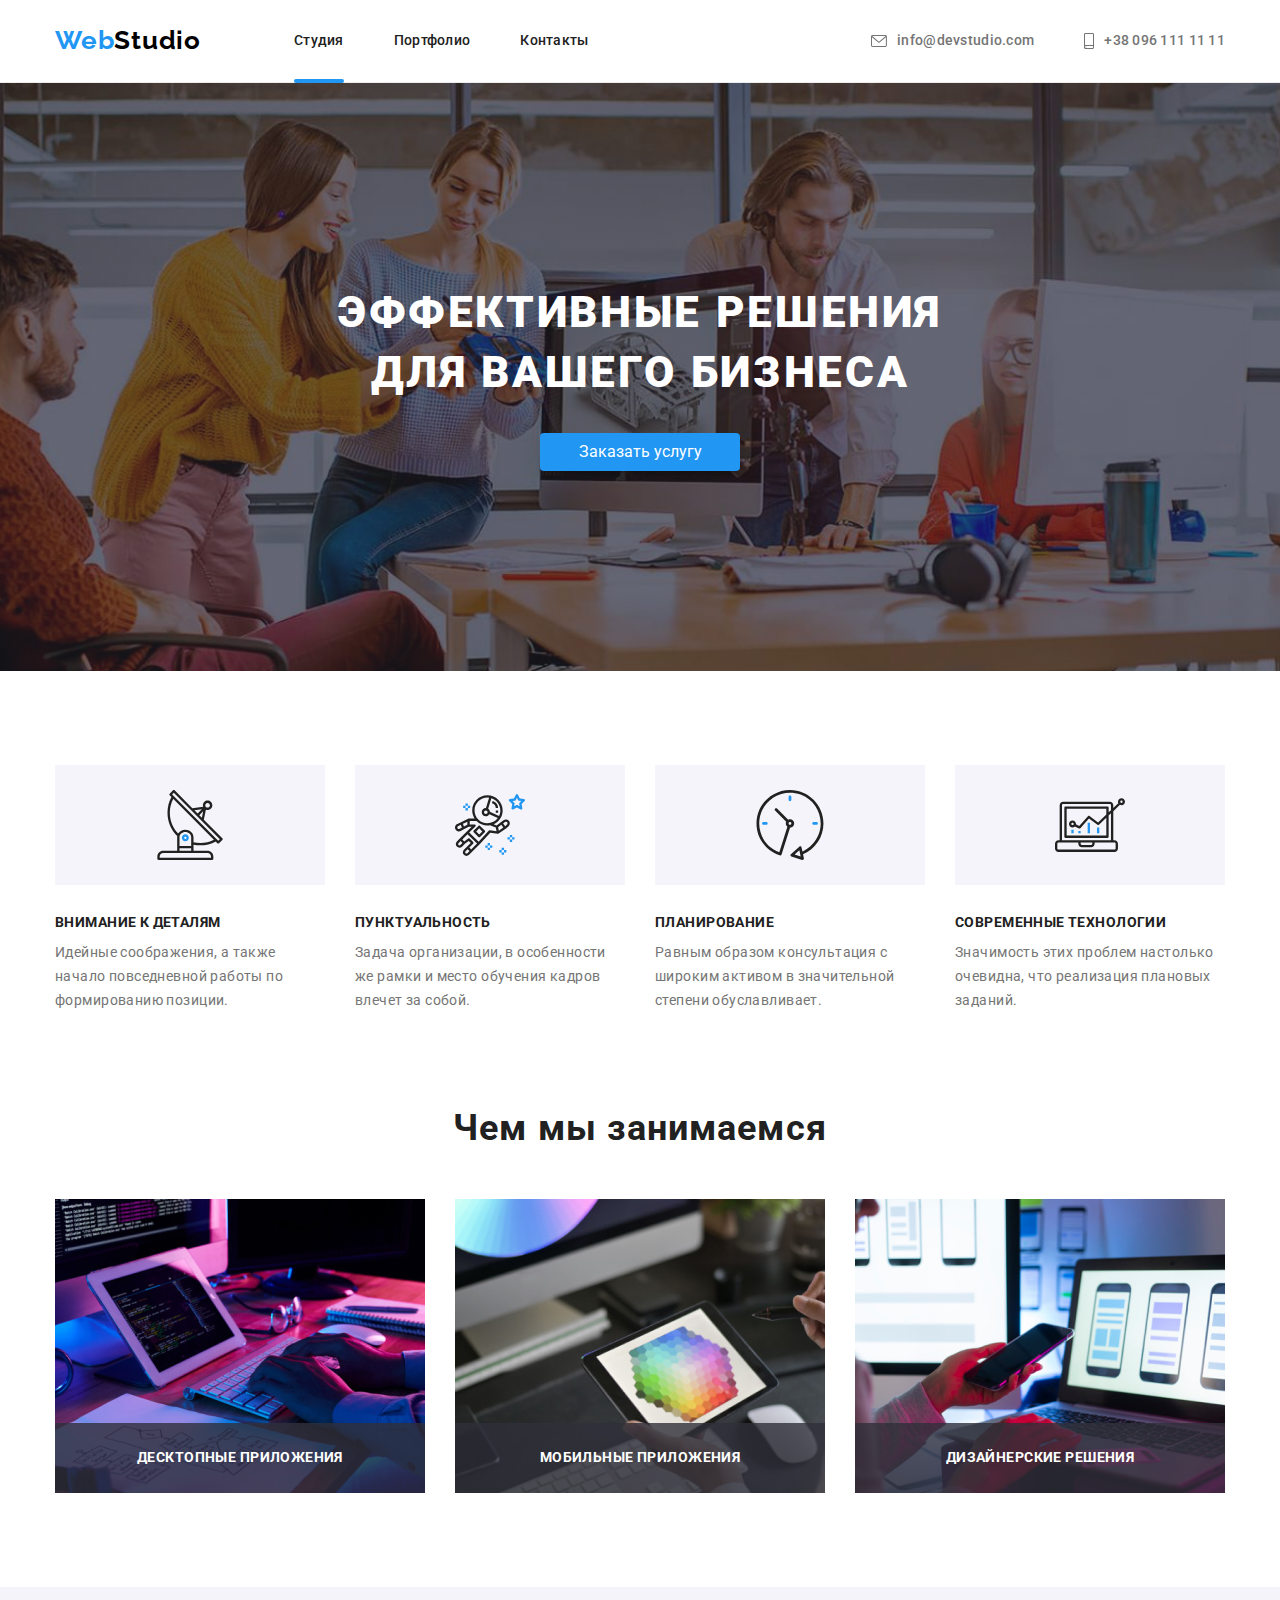
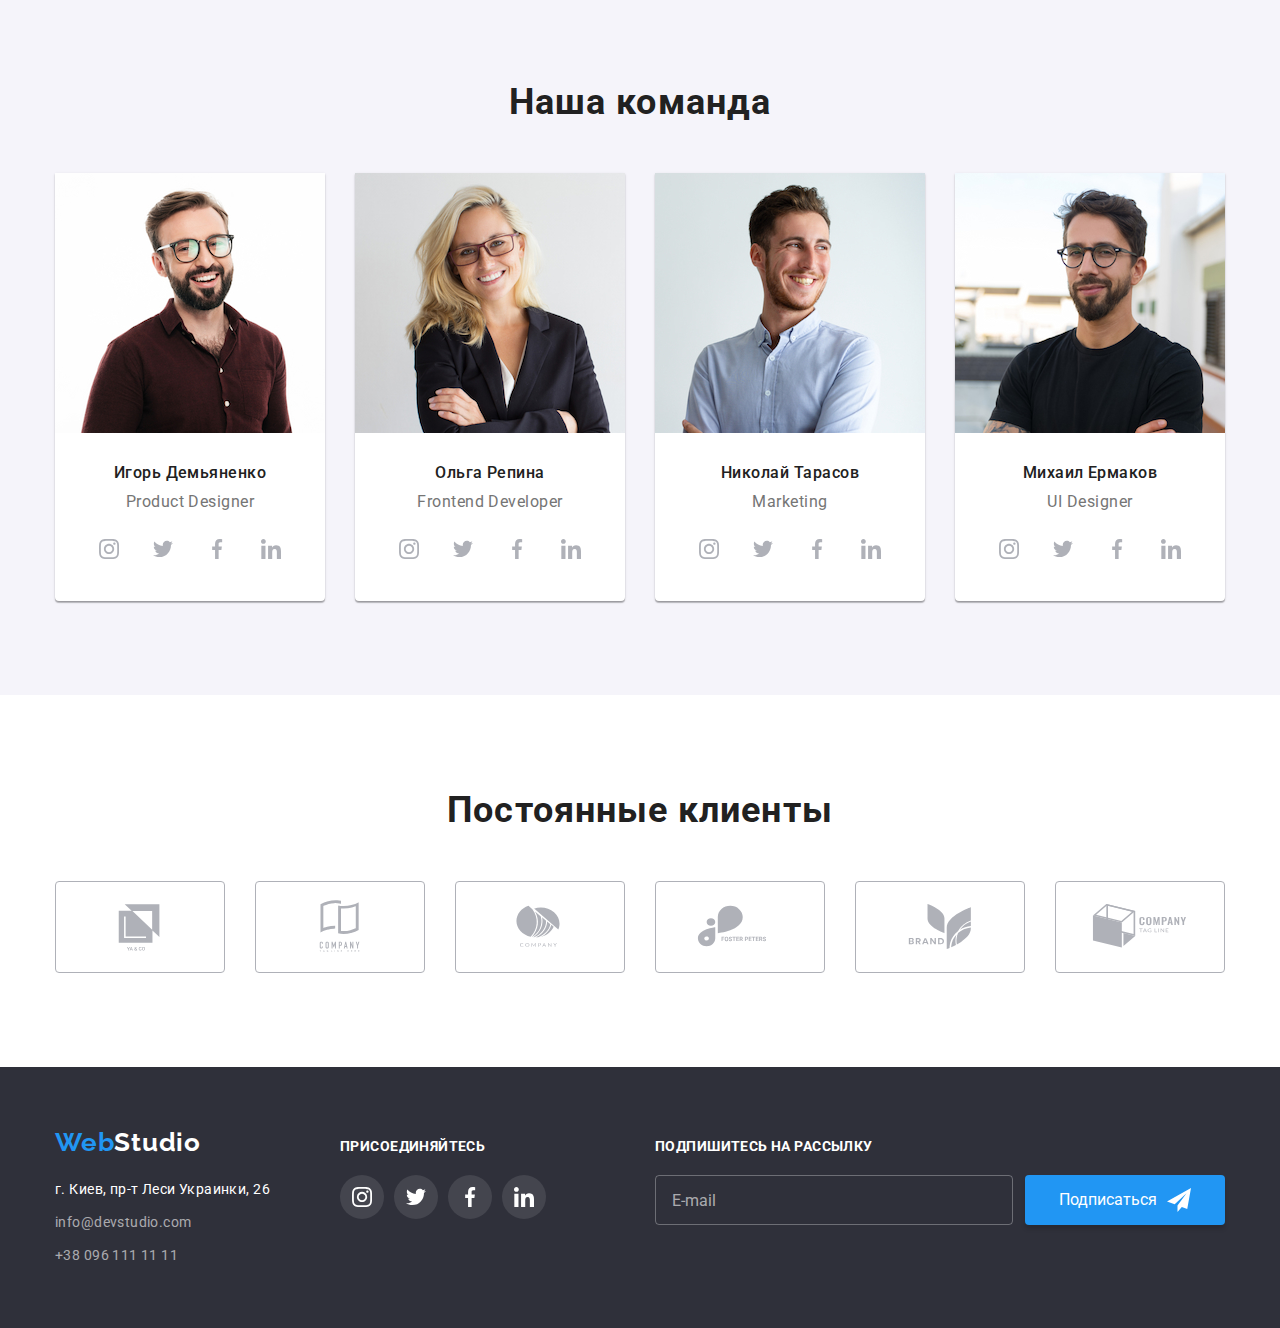
<file: index.html>
<!DOCTYPE html>
<html lang="ru">
<head>
    <meta charset="UTF-8">
    <meta http-equiv="X-UA-Compatible" content="IE=edge">
    <meta name="viewport" content="width=device-width, initial-scale=1.0">
    <title>html-css-homework2</title>
    <link rel="preconnect" href="https://fonts.googleapis.com">
    <link rel="preconnect" href="https://fonts.gstatic.com" crossorigin>
    <link href="https://fonts.googleapis.com/css2?family=Raleway:wght@700&family=Roboto:wght@400;500;700;900&display=swap"
        rel="stylesheet">
    <link rel="stylesheet" href="https://cdnjs.cloudflare.com/ajax/libs/modern-normalize/1.1.0/modern-normalize.css"
         integrity="sha512-Y0MM+V6ymRKN2zStTqzQ227DWhhp4Mzdo6gnlRnuaNCbc+YN/ZH0sBCLTM4M0oSy9c9VKiCvd4Jk44aCLrNS5Q=="
         crossorigin="anonymous" referrerpolicy="no-referrer" />
    <link rel="stylesheet" href="./css/styles.css">
</head>
<body>
    <header class="header">
        <div class="container header-container">
                <a class="link header-logo" href="#">Web<span class="header-logo-color">Studio</span></a>
                <nav class="header-navigation">
                    <ul class="header-list">
                        <li class="header-item">
                            <a class="link header-link pagemark" href="./index.html">Студия</a>
                        </li>
                        <li class="header-item">
                            <a class="link header-link" href="./portfolio.html">Портфолио</a>
                        </li>
                        <li class="header-item">
                            <a class="link header-link" href="#">Контакты</a>
                        </li>
                    </ul>
                </nav>
            <ul class="address">
                <li class="address-item">
                    <a class="link address-mail" href="mailto:info@devstudio.com">
                        <svg class="address-mail-icon" width="16" height="12">
                            <use href="./images/icons.svg#icon-envelope"></use>
                        </svg>
                        info@devstudio.com
                    </a>
                </li>
                <li class="address-item">
                    <a class="link address-tel" href="tel:+380961111111">
                    <svg class="address-tel-icon" width="10" height="16">
                        <use href="./images/icons.svg#icon-smartphone"></use>
                    </svg>
                    +38 096 111 11 11
                </a>
                </li>
            </ul>
        </div>
    </header>
    <main>
        <section class="hero">
            <div class="container">
                <h1 class="hero-title">Эффективные решения для вашего бизнеса</h1>
                <button class="hero-button button" type="button" data-modal-open>Заказать услугу</button>
            </div>
        </section>
        <section class="section">
            <div class="container">
                <h2 class="title visually-hidden">Наши преимущества</h2>
                <ul class="benefits-list">
                    <li class="benefits-item">
                        <div class="benefits-img">
                            <svg class="benefits-icon" width="70" height="70">
                                <use href="./images/icons.svg#icon-antenna"></use>
                            </svg>
                        </div>
                        <h3 class="benefits-list-title">Внимание к деталям</h3>
                        <p class="benefits-text">
                            Идейные соображения, а также начало повседневной работы по формированию позиции.
                        </p>
                    </li>
                    <li class="benefits-item">
                        <div class="benefits-img">
                            <svg class="benefits-icon" width="70" height="70">
                                <use href="./images/icons.svg#icon-astronaut"></use>
                            </svg>
                        </div>
                        <h3 class="benefits-list-title">Пунктуальность</h3>
                        <p class="benefits-text">
                            Задача организации, в особенности же рамки и место обучения кадров влечет за собой.
                        </p>
                    </li>
                    <li class="benefits-item">
                        <div class="benefits-img">
                            <svg class="benefits-icon" width="70" height="70">
                                <use href="./images/icons.svg#icon-clock"></use>
                            </svg>
                        </div>
                        <h3 class="benefits-list-title">Планирование</h3>
                        <p class="benefits-text">
                            Равным образом консультация с широким активом в значительной степени обуславливает.
                        </p>
                    </li>
                    <li class="benefits-item">
                        <div class="benefits-img">
                            <svg class="benefits-icon" width="70" height="70">
                                <use href="./images/icons.svg#icon-diagram"></use>
                            </svg>
                        </div>
                        <h3 class="benefits-list-title">Современные технологии</h3>
                        <p class="benefits-text">
                            Значимость этих проблем настолько очевидна, что реализация плановых заданий.
                        </p>
                    </li>
                </ul>
            </div>
        </section>
        <section class="section business-section">
            <div class="container">
                <h2 class="title business-title">Чем мы занимаемся</h2>
                <ul class="business-list">
                    <li class="business-item">
                        <div class="business-thumb">
                            <img src="./images/img1.jpg" alt="Фото человек работает за компьютером" width="370" height="294">
                        </div>
                        <div class="business-block">
                            <p class="business-text">Десктопные приложения</p>
                        </div>
                    </li>
                    <li class="business-item">
                        <div class="business-thumb">
                            <img src="./images/img2.jpg" alt="Фото человек смотрит в телефон" width="370" height="294">
                        </div>
                        <div class="business-block">
                            <p class="business-text">Мобильные приложения</p>
                        </div>
                    </li>
                    <li class="business-item">
                        <div class="business-thumb">
                            <img src="./images/img3.jpg" alt="Фото человек смотрит в планшет" width="370" height="294">
                        </div>
                        <div class="business-block">
                            <p class="business-text">Дизайнерские решения</p>
                        </div>
                    </li>
                </ul>
            </div>
        </section>
        <section class="section team">
            <div class="container">
                <h2 class="team team-title">Наша команда</h2>
                <ul class="team-list">
                    <li class="team-item">
                        <img src="./images/photo1.jpg" alt="Product Designer" width="270" height="280">
                        <div class="team-team">
                            <h3 class="team-list-title">Игорь Демьяненко</h3>
                            <p class="team-text" lang="en">Product Designer</p>
                            <ul class="team-social-list">
                                <li class="team-social-item">
                                    <a class="team-social-link" href="">
                                        <svg class="team-social-icon" width="20" height="20">
                                            <use href="./images/icons.svg#icon-instagram"></use>
                                        </svg>
                                    </a>
                                </li>
                                <li class="team-social-item">
                                    <a class="team-social-link" href="">
                                        <svg class="team-social-icon" width="20" height="20">
                                            <use href="./images/icons.svg#icon-twitter"></use>
                                        </svg>
                                    </a>
                                </li>
                                <li class="team-social-item">
                                    <a class="team-social-link" href="">
                                        <svg class="team-social-icon" width="20" height="20">
                                            <use href="./images/icons.svg#icon-facebook"></use>
                                        </svg>
                                    </a>
                                </li>
                                <li class="team-social-item">
                                    <a class="team-social-link" href="">
                                        <svg class="team-social-icon" width="20" height="20">
                                            <use href="./images/icons.svg#icon-linkedin"></use>
                                        </svg>
                                    </a>
                                </li>
                            </ul>
                        </div>
                    </li>
                    <li class="team-item">
                        <img src="./images/photo2.jpg" alt="Frontend Developer" width="270" height="280">
                        <div class="team-team">
                            <h3 class="team-list-title">Ольга Репина</h3>
                            <p class="team-text" lang="en">Frontend Developer</p>
                            <ul class="team-social-list">
                                <li class="team-social-item">
                                    <a class="team-social-link" href="">
                                        <svg class="team-social-icon" width="20" height="20">
                                            <use href="./images/icons.svg#icon-instagram"></use>
                                        </svg>
                                    </a>
                                </li>
                                <li class="team-social-item">
                                    <a class="team-social-link" href="">
                                        <svg class="team-social-icon" width="20" height="20">
                                            <use href="./images/icons.svg#icon-twitter"></use>
                                        </svg>
                                    </a>
                                </li>
                                <li class="team-social-item">
                                    <a class="team-social-link" href="">
                                        <svg class="team-social-icon" width="20" height="20">
                                            <use href="./images/icons.svg#icon-facebook"></use>
                                        </svg>
                                    </a>
                                </li>
                                <li class="team-social-item">
                                    <a class="team-social-link" href="">
                                        <svg class="team-social-icon" width="20" height="20">
                                            <use href="./images/icons.svg#icon-linkedin"></use>
                                        </svg>
                                    </a>
                                </li>
                            </ul>
                        </div>
                    </li>
                    <li class="team-item">
                        <img src="./images/photo3.jpg" alt="Marketing" width="270" height="280">
                        <div class="team-team">
                            <h3 class="team-list-title">Николай Тарасов</h3>
                            <p class="team-text" lang="en">Marketing</p>
                            <ul class="team-social-list">
                                <li class="team-social-item">
                                    <a class="team-social-link" href="">
                                        <svg class="team-social-icon" width="20" height="20">
                                            <use href="./images/icons.svg#icon-instagram"></use>
                                        </svg>
                                    </a>
                                </li>
                                <li class="team-social-item">
                                    <a class="team-social-link" href="">
                                        <svg class="team-social-icon" width="20" height="20">
                                            <use href="./images/icons.svg#icon-twitter"></use>
                                        </svg>
                                    </a>
                                </li>
                                <li class="team-social-item">
                                    <a class="team-social-link" href="">
                                        <svg class="team-social-icon" width="20" height="20">
                                            <use href="./images/icons.svg#icon-facebook"></use>
                                        </svg>
                                    </a>
                                </li>
                                <li class="team-social-item">
                                    <a class="team-social-link" href="">
                                        <svg class="team-social-icon" width="20" height="20">
                                            <use href="./images/icons.svg#icon-linkedin"></use>
                                        </svg>
                                    </a>
                                </li>
                            </ul>
                        </div>
                    </li>
                    <li class="team-item">
                        <img src="./images/photo4.jpg" alt="UI Designer" width="270" height="280">
                        <div class="team-team">
                            <h3 class="team-list-title">Михаил Ермаков</h3>
                            <p class="team-text" lang="en">UI Designer</p>
                            <ul class="team-social-list">
                                <li class="team-social-item">
                                    <a class="team-social-link" href="">
                                        <svg class="team-social-icon" width="20" height="20">
                                            <use href="./images/icons.svg#icon-instagram"></use>
                                        </svg>
                                    </a>
                                </li>
                                <li class="team-social-item">
                                    <a class="team-social-link" href="">
                                        <svg class="team-social-icon" width="20" height="20">
                                            <use href="./images/icons.svg#icon-twitter"></use>
                                        </svg>
                                    </a>
                                </li>
                                <li class="team-social-item">
                                    <a class="team-social-link" href="">
                                        <svg class="team-social-icon" width="20" height="20">
                                            <use href="./images/icons.svg#icon-facebook"></use>
                                        </svg>
                                    </a>
                                </li>
                                <li class="team-social-item">
                                    <a class="team-social-link" href="">
                                        <svg class="team-social-icon" width="20" height="20">
                                            <use href="./images/icons.svg#icon-linkedin"></use>
                                        </svg>
                                    </a>
                                </li>
                            </ul>
                        </div>
                    </li>
                </ul>
            </div>
        </section>
        <section class="section">
            <div class="container">
                <h2 class="title clients-title">Постоянные клиенты</h2>
                <ul class="clients-list">
                    <li class="clients-item">
                        <a href="" class="clients-link">
                            <svg class="clients-icon" width="106" height="60">
                                <use href="./images/icons.svg#icon-Logo-1"></use>
                            </svg>
                        </a>
                    </li>
                <li class="clients-item">
                    <a href="" class="clients-link">
                        <svg class="clients-icon" width="106" height="60">
                            <use href="./images/icons.svg#icon-Logo-2"></use>
                        </svg>
                    </a>
                </li>
                <li class="clients-item">
                    <a href="" class="clients-link">
                        <svg class="clients-icon" width="106" height="60">
                            <use href="./images/icons.svg#icon-Logo-3"></use>
                        </svg>
                    </a>
                </li>
                <li class="clients-item">
                    <a href="" class="clients-link">
                        <svg class="clients-icon" width="106" height="60">
                            <use href="./images/icons.svg#icon-Logo-4"></use>
                        </svg>
                    </a>
                </li>
                <li class="clients-item">
                    <a href="" class="clients-link">
                        <svg class="clients-icon" width="106" height="60">
                            <use href="./images/icons.svg#icon-Logo-5"></use>
                        </svg>
                    </a>
                </li>
                <li class="clients-item">
                    <a href="" class="clients-link">
                        <svg class="clients-icon" width="106" height="60">
                            <use href="./images/icons.svg#icon-Logo-6"></use>
                        </svg>
                    </a>
                </li>
                </ul>
            </div>
        </section>
    </main>
    <footer class="footer">
        <div class="container footer-conteiner">
            <div class="footer-left">
            <a class="link footer-logo" href="#">Web<span class="footer-logo-color">Studio</span></a>
            <address>
                <ul class="footer-list">
                    <li class="footer-item">
                        <a class="link footer-link" href="https://goo.gl/maps/NmV2bP52EN1xxGEw7" rel="noopener noreferrer">
                            г. Киев, пр-т Леси Украинки, 26
                        </a>
                    </li>
                    <li class="footer-item">
                        <a class="link footer-mail" href="mailto:info@devstudio.com">info@devstudio.com</a>
                    </li>
                    <li>
                        <a class="link footer-tel" href="tel:+380961111111">+38 096 111 11 11</a>
                    </li>
                </ul>
            </address>
            </div>
            <div class="footer-social">
                <h2 class="footer-title">присоединяйтесь</h2>
                            <ul class="footer-social-list">
                                <li class="footer-social-item">
                                    <a class="footer-social-link" href="">
                                        <svg class="footer-social-icon" width="20" height="20">
                                            <use href="./images/icons.svg#icon-instagram"></use>
                                        </svg>
                                    </a>
                                </li>
                                <li class="footer-social-item">
                                    <a class="footer-social-link" href="">
                                        <svg class="footer-social-icon" width="20" height="20">
                                            <use href="./images/icons.svg#icon-twitter"></use>
                                        </svg>
                                    </a>
                                </li>
                                <li class="footer-social-item">
                                    <a class="footer-social-link" href="">
                                        <svg class="footer-social-icon" width="20" height="20">
                                            <use href="./images/icons.svg#icon-facebook"></use>
                                        </svg>
                                    </a>
                                </li>
                                <li class="footer-social-item">
                                    <a class="footer-social-link" href="">
                                        <svg class="footer-social-icon" width="20" height="20">
                                            <use href="./images/icons.svg#icon-linkedin"></use>
                                        </svg>
                                    </a>
                                </li>
                            </ul>
            </div>
            <div class="footer-form">
                <form action="" class="footer-signup">
                    <h2 class="footer-title">Подпишитесь на рассылку</h2>
                    <div class="footer-form-signup">
                        <input
                        type="email"
                        class="form-footer-mail"
                        placeholder="E-mail"
                        name="mail"
                        required
                        >
                        <button type="submit" class="footer-form-button">
                            Подписаться
                            <svg class="footer-button-icon" width="24" height="24">
                                <use href="./images/icons.svg#icon-signup-btn"></use>
                            </svg>
                        </button>
                    </div>
                </form>
            </div>
        </div>
    </footer>
    <div class="backdrop is-hidden" data-modal>
        <div class="modal">
            <!-- <div class="modal-close"> -->
            <button type="button" class="modal-close" data-modal-close>
                <svg class="modal-close-icon" width="11" height="11">
                    <use href="./images/icons.svg#icon-modal-close"></use>
                </svg>
            </button>
            <!-- </div> -->
            <p class="modal-title">Оставьте свои данные, мы вам перезвоним</p>
            <form action="">
                <label class="form-input-text">
                        Имя
                    <span class="input-wrap">
                        <input
                            type="text"
                            name="user-name"
                            class="modal-form-text"
                        >
                        <svg class="input-icon" width="18" height="18">
                            <use href="./images/icons.svg#icon-name">
                            </use>
                        </svg>
                    </span>
                </label>
                <label class="form-input-text">
                        Телефон
                    <span class="input-wrap">
                        <input
                        type="text"
                        name="user-name"
                        class="modal-form-text">
                        <svg class="input-icon" width="18" height="18">
                            <use href="./images/icons.svg#icon-tel">
                            </use>
                        </svg>
                    </span>
                </label>
                <label class="form-input-text">
                        Почта
                    <span class="input-wrap">
                        <input
                        type="text"
                        name="user-name"
                        class="modal-form-text">
                        <svg class="input-icon" width="18" height="18">
                            <use href="./images/icons.svg#icon-mail">
                            </use>
                        </svg>
                    </span>
                </label>
                <label class="form-input-text">
                        Комментарий
                    <textarea
                        name="user-text"
                        class="user-text"
                        placeholder="Введите текст"
                    ></textarea>
                </label>
                <label class="policy">
                    <input
                    type="checkbox"
                    name="checkbox"
                    class="modal-checkbox-text visually-hidden"
                    required
                    >
                    <span class="check-mark">
                        <svg class="check-icon" width="16" height="15">
                            <use href="./images/icons.svg#icon-check">
                            </use>
                        </svg>
                    </span>
                    <span class="policy-text">
                        Соглашаюсь с рассылкой и принимаю&nbsp
                    </span>
                    <a href="" class="modal-checkbox-link">
                        Условия договора
                    </a>
                </label>
                <button type="submit" class="modal-form-submit">
                    Отправить
                </button>
            </form>
        </div>
    </div>
    <script src="./js/modal.js"></script>
</body>
</html>
</file>
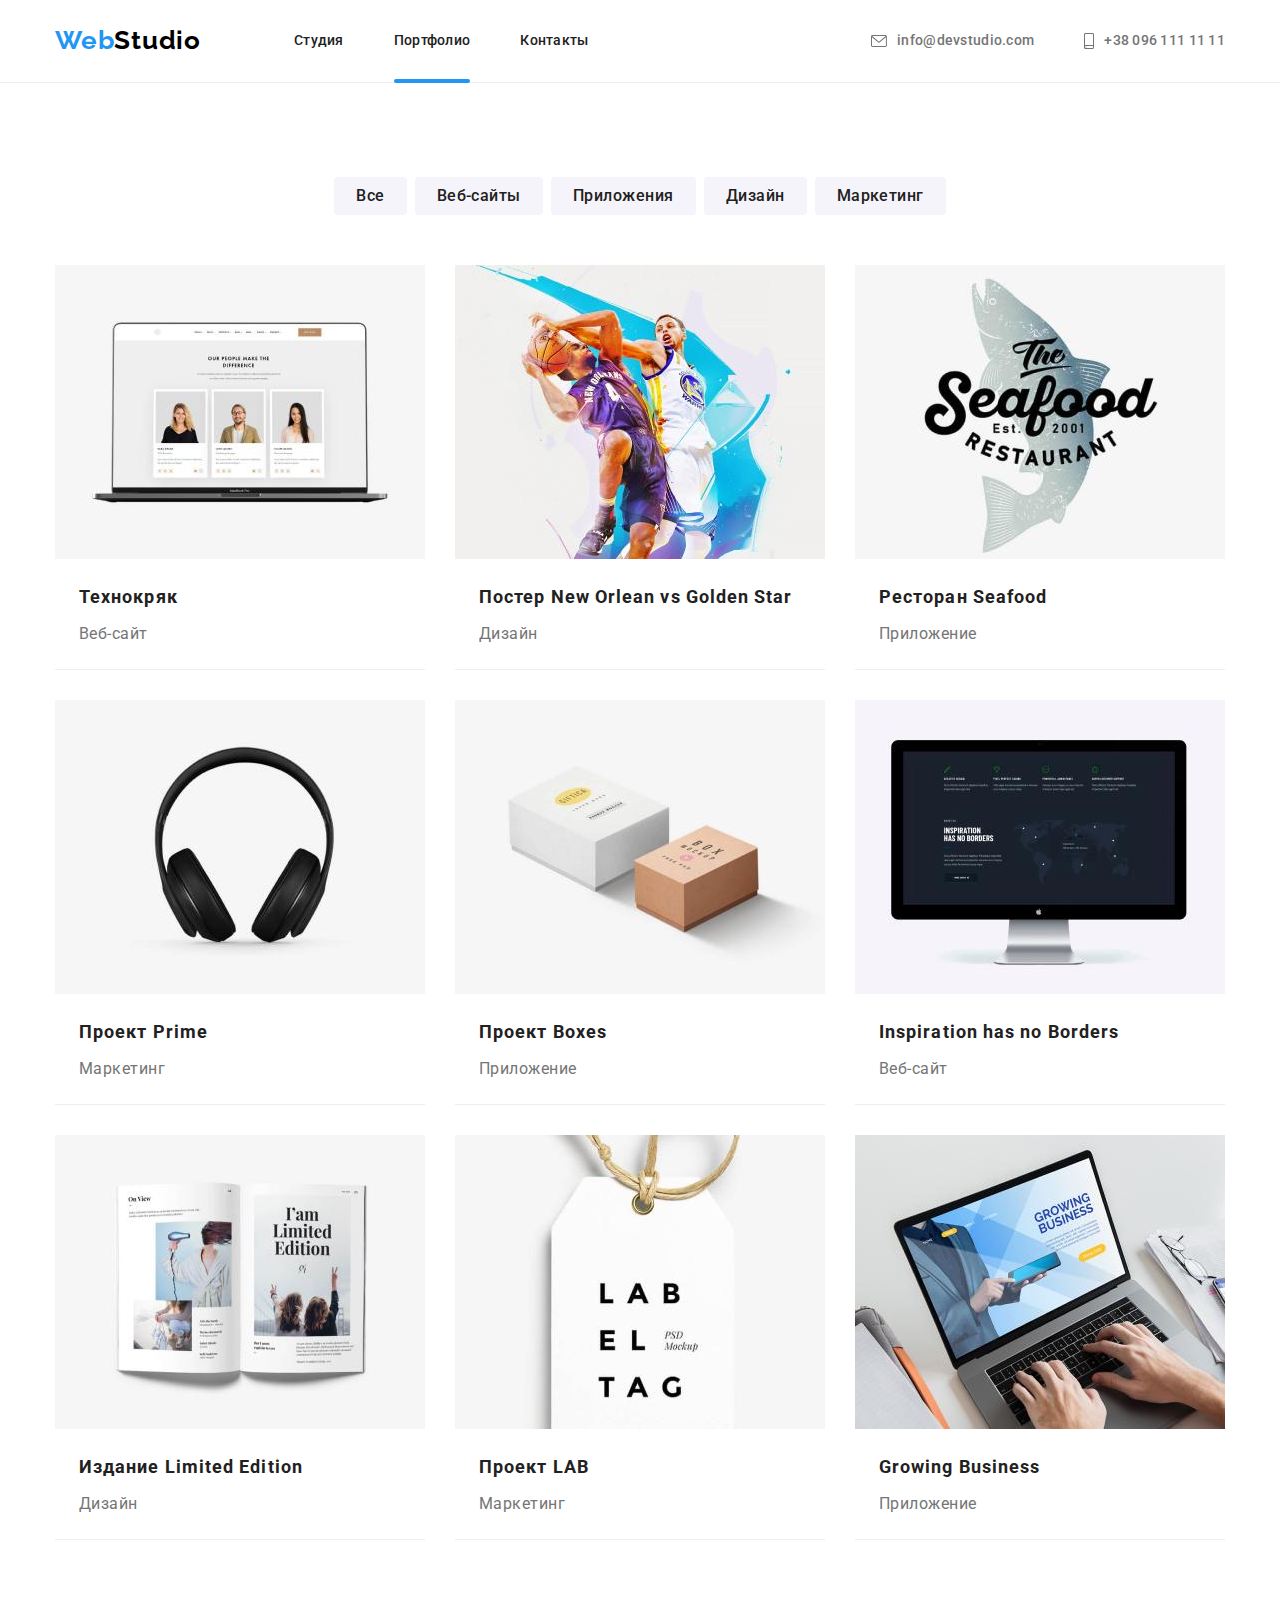
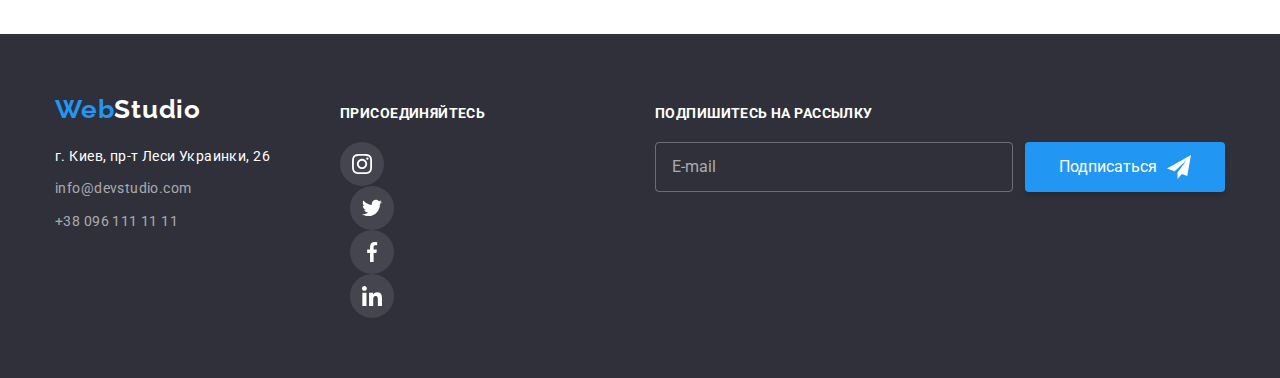
<file: portfolio.html>
<!DOCTYPE html>
<html lang="ru">

<head>
    <meta charset="UTF-8">
    <meta http-equiv="X-UA-Compatible" content="IE=edge">
    <meta name="viewport" content="width=device-width, initial-scale=1.0">
    <title>html-css-homework2</title>
    <link rel="preconnect" href="https://fonts.googleapis.com">
    <link rel="preconnect" href="https://fonts.gstatic.com" crossorigin>
    <link
        href="https://fonts.googleapis.com/css2?family=Raleway:wght@700&family=Roboto:wght@400;500;700;900&display=swap"
        rel="stylesheet">
    <link rel="stylesheet" href="https://cdnjs.cloudflare.com/ajax/libs/modern-normalize/1.1.0/modern-normalize.css"
        integrity="sha512-Y0MM+V6ymRKN2zStTqzQ227DWhhp4Mzdo6gnlRnuaNCbc+YN/ZH0sBCLTM4M0oSy9c9VKiCvd4Jk44aCLrNS5Q=="
        crossorigin="anonymous" referrerpolicy="no-referrer" />
    <link rel="stylesheet" href="./css/styles.css">
</head>

<body>
    <header class="header">
        <div class="container header-container">
            <a class="link header-logo" href="#">Web<span class="header-logo-color">Studio</span></a>
            <nav class="header-navigation">
                <ul class="header-list">
                    <li class="header-item">
                        <a class="link header-link" href="./index.html">Студия</a>
                    </li>
                    <li class="header-item">
                        <a class="link header-link pagemark" href="./portfolio.html">Портфолио</a>
                    </li>
                    <li class="header-item">
                        <a class="link header-link" href="#">Контакты</a>
                    </li>
                </ul>
            </nav>
            <ul class="address">
                <li class="address-item">
                    <a class="link address-mail" href="mailto:info@devstudio.com">
                        <svg class="address-mail-icon" width="16" height="12">
                            <use href="./images/icons.svg#icon-envelope"></use>
                        </svg>
                        info@devstudio.com
                    </a>
                </li>
                <li class="address-item">
                    <a class="link address-tel" href="tel:+380961111111">
                        <svg class="address-tel-icon" width="10" height="16">
                            <use href="./images/icons.svg#icon-smartphone"></use>
                        </svg>
                        +38 096 111 11 11
                    </a>
                </li>
            </ul>
        </div>
    </header>
    <main>
        <section class="section">
            <div class="container">
                <h1 class="portfolio-hidden-title visually-hidden">Портфолио</h1>
                <ul class="list filter-list">
                    <li class="filter-item">
                        <button class="filter-button button" type="button">Все</button>
                    </li>
                    <li class="filter-item">
                        <button class="filter-button button" type="button">Веб-сайты</button>
                    </li>
                    <li class="filter-item">
                        <button class="filter-button button" type="button">Приложения</button>
                    </li>
                    <li class="filter-item">
                        <button class="filter-button button" type="button">Дизайн</button>
                    </li>
                    <li class="filter-item">
                        <button class="filter-button button" type="button">Маркетинг</button>
                    </li>
                </ul>
                <ul class="list portfolio-list">
                    <li class="portfolio-item">
                        <a class="link portfolio-link" href="#">
                            <div class="portfolio-item-wrap">
                                <img src="./images/portfolio/portfolio-img1.jpg" alt="">
                                <p class="portfolio-overlay-text">
                                    Технокряк это современная площадка распространения коронавируса. Компании используют эту платформу для цифрового
                                    шпионажа и атак на защищённые сервера конкурентов.
                                </p>
                            </div>
                            <div class="portfolio-div">
                                <h2 class="portfolio-title">Технокряк</h2>
                                 <p class="portfolio-text">Веб-сайт</p>
                            </div>
                        </a>
                    </li>
                    <li class="portfolio-item">
                        <a class="link portfolio-link" href="#">
                            <div class="portfolio-item-wrap">
                                <img src="./images/portfolio/portfolio-img2.jpg" alt="">
                                <p class="portfolio-overlay-text">
                                    Технокряк это современная площадка распространения коронавируса. Компании используют эту платформу для
                                    цифрового
                                    шпионажа и атак на защищённые сервера конкурентов.
                                </p>
                            </div>
                            <div class="portfolio-div">
                                <h2 class="portfolio-title">Постер New Orlean vs Golden Star</h2>
                                <p class="portfolio-text">Дизайн</p>
                            </div>
                        </a>
                    </li>
                    <li class="portfolio-item">
                        <a class="link portfolio-link" href="#">
                            <div class="portfolio-item-wrap">
                                <img src="./images/portfolio/portfolio-img3.jpg" alt="">
                                <p class="portfolio-overlay-text">
                                    Технокряк это современная площадка распространения коронавируса. Компании используют эту платформу для
                                    цифрового
                                    шпионажа и атак на защищённые сервера конкурентов.
                                </p>
                            </div>
                            <div class="portfolio-div">
                                <h2 class="portfolio-title">Ресторан Seafood</h2>
                                <p class="portfolio-text">Приложение</p>
                            </div>
                        </a>
                    </li>
                    <li class="portfolio-item">
                        <a class="link portfolio-link" href="#">
                            <div class="portfolio-item-wrap">
                                <img src="./images/portfolio/portfolio-img4.jpg" alt="">
                                <p class="portfolio-overlay-text">
                                    Технокряк это современная площадка распространения коронавируса. Компании используют эту платформу для
                                    цифрового
                                    шпионажа и атак на защищённые сервера конкурентов.
                                </p>
                            </div>
                            <div class="portfolio-div">
                                <h2 class="portfolio-title">Проект Prime</h2>
                                <p class="portfolio-text">Маркетинг</p>
                            </div>
                        </a>
                    </li>
                    <li class="portfolio-item">
                        <a class="link portfolio-link" href="#">
                            <div class="portfolio-item-wrap">
                                <img src="./images/portfolio/portfolio-img5.jpg" alt="">
                                <p class="portfolio-overlay-text">
                                    Технокряк это современная площадка распространения коронавируса. Компании используют эту платформу для
                                    цифрового
                                    шпионажа и атак на защищённые сервера конкурентов.
                                </p>
                            </div>
                            <div class="portfolio-div">
                                <h2 class="portfolio-title">Проект Boxes</h2>
                                <p class="portfolio-text">Приложение</p>
                            </div>
                        </a>
                    </li>
                    <li class="portfolio-item">
                        <a class="link portfolio-link" href="#">
                            <div class="portfolio-item-wrap">
                                <img src="./images/portfolio/portfolio-img6.jpg" alt="">
                                <p class="portfolio-overlay-text">
                                    Технокряк это современная площадка распространения коронавируса. Компании используют эту платформу для
                                    цифрового
                                    шпионажа и атак на защищённые сервера конкурентов.
                                </p>
                            </div>
                            <div class="portfolio-div">
                                <h2 class="portfolio-title">Inspiration has no Borders</h2>
                                <p class="portfolio-text">Веб-сайт</p>
                            </div>
                        </a>
                    </li>
                    <li class="portfolio-item">
                        <a class="link portfolio-link" href="#">
                            <div class="portfolio-item-wrap">
                                <img src="./images/portfolio/portfolio-img7.jpg" alt="">
                                <p class="portfolio-overlay-text">
                                    Технокряк это современная площадка распространения коронавируса. Компании используют эту платформу для
                                    цифрового
                                    шпионажа и атак на защищённые сервера конкурентов.
                                </p>
                            </div>
                            <div class="portfolio-div">
                                <h2 class="portfolio-title">Издание Limited Edition</h2>
                                <p class="portfolio-text">Дизайн</p>
                            </div>
                        </a>
                    </li>
                    <li class="portfolio-item">
                        <a class="link portfolio-link" href="#">
                            <div class="portfolio-item-wrap">
                                <img src="./images/portfolio/portfolio-img8.jpg" alt="">
                                <p class="portfolio-overlay-text">
                                    Технокряк это современная площадка распространения коронавируса. Компании используют эту платформу для
                                    цифрового
                                    шпионажа и атак на защищённые сервера конкурентов.
                                </p>
                            </div>
                            <div class="portfolio-div">
                                <h2 class="portfolio-title">Проект LAB</h2>
                                <p class="portfolio-text">Маркетинг</p>
                            </div>
                        </a>
                    </li>
                    <li class="portfolio-item">
                        <a class="link portfolio-link" href="#">
                            <div class="portfolio-item-wrap">
                                <img src="./images/portfolio/portfolio-img9.jpg" alt="">
                                <p class="portfolio-overlay-text">
                                    Технокряк это современная площадка распространения коронавируса. Компании используют эту платформу для
                                    цифрового
                                    шпионажа и атак на защищённые сервера конкурентов.
                                </p>
                            </div>
                            <div class="portfolio-div">
                                <h2 class="portfolio-title">Growing Business</h2>
                                <p class="portfolio-text">Приложение</p>
                            </div>
                        </a>
                    </li>
                </ul>
            </div>
        </section>
    </main>
    <footer class="footer">
        <div class="container footer-conteiner">
            <div class="footer-left">
                <a class="link footer-logo" href="#">Web<span class="footer-logo-color">Studio</span></a>
                <address>
                    <ul class="footer-list">
                        <li class="footer-item">
                            <a class="link footer-link" href="https://goo.gl/maps/NmV2bP52EN1xxGEw7"
                                rel="noopener noreferrer">
                                г. Киев, пр-т Леси Украинки, 26
                            </a>
                        </li>
                        <li class="footer-item">
                            <a class="link footer-mail" href="mailto:info@devstudio.com">info@devstudio.com</a>
                        </li>
                        <li>
                            <a class="link footer-tel" href="tel:+380961111111">+38 096 111 11 11</a>
                        </li>
                    </ul>
                </address>
            </div>
            <div class="footer-sotial">
                <h2 class="footer-title">присоединяйтесь</h2>
                <ul class="footer-sotial-list">
                    <li class="footer-social-item">
                        <a class="footer-social-link" href="">
                            <svg class="footer-social-icon" width="20" height="20">
                                <use href="./images/icons.svg#icon-instagram"></use>
                            </svg>
                        </a>
                    </li>
                    <li class="footer-social-item">
                        <a class="footer-social-link" href="">
                            <svg class="footer-social-icon" width="20" height="20">
                                <use href="./images/icons.svg#icon-twitter"></use>
                            </svg>
                        </a>
                    </li>
                    <li class="footer-social-item">
                        <a class="footer-social-link" href="">
                            <svg class="footer-social-icon" width="20" height="20">
                                <use href="./images/icons.svg#icon-facebook"></use>
                            </svg>
                        </a>
                    </li>
                    <li class="footer-social-item">
                        <a class="footer-social-link" href="">
                            <svg class="footer-social-icon" width="20" height="20">
                                <use href="./images/icons.svg#icon-linkedin"></use>
                            </svg>
                        </a>
                    </li>
                </ul>
            </div>
            <div class="footer-form">
                <form action="" class="footer-signup">
                    <h2 class="footer-title">Подпишитесь на рассылку</h2>
                    <div class="footer-form-signup">
                        <input
                        type="email"
                        class="form-footer-mail"
                        placeholder="E-mail"
                        name="mail"
                        >
                        <button type="submit" class="footer-form-button">
                            Подписаться
                            <svg class="footer-button-icon" width="24" height="24">
                                <use href="./images/icons.svg#icon-signup-btn"></use>
                            </svg>
                        </button>
                    </div>
                </form>
            </div>
        </div>
    </footer>
</body>

</html>
</file>
<file: css/styles.css>
:root {
  --main-logo-color: #2196f3;
  --second-logo-color: #000000;
  --third-logo-color: #ffffff;

  --main-title-color: #212121;
  --second-title-color: #ffffff;
  --main-text-color: #757575;
  --second-text-color: #ffffff;
  --third-text-color: rgba(255, 255, 255, 0.6);

  --main-button-color: #212121;
  --second-button-color: #ffffff;
  --third-button-color: #2196f3;
  --bg-button-color-hover: #2196f3;

  --main-header-color: #212121;
  --second-header-color: #757575;
  --header-hover-color: #2196f3;

  --hero-bg-color: #c4c4c4;
  --footer-bg-color: #2f303a;

  --head-underline-color: #ececec;

  --team-bg-color: #f5f4fa;

  --portfolio-border-color: #eeeeee;
}

html {
  margin: 0;
  padding: 0;
}

*,
*::before,
*::after {
  box-sizing: border-box;
}

p,
h1,
h2,
h3,
h4,
h5,
h6 {
  margin: 0;
}

ul {
  margin: 0;
  padding: 0;
  list-style: none;
}

button {
  cursor: pointer;
  outline: 0;
  border: 0;
}

.section {
  padding: 94px 0;
}

.container {
  width: 1200px;
  padding-left: 15px;
  padding-right: 15px;
  margin: 0 auto;
}

body {
  font-family: Roboto, sans-serif;
  color: var(--main-text-color);
}

.link {
  text-decoration: none;
}

.title {
  font-weight: 700;
  font-size: 36px;
  line-height: 1.17;
  text-align: center;
  letter-spacing: 0.03em;
  color: var(--main-title-color);
}

img {
  display: block;
  max-width: 100%;
  height: auto;
}

.visually-hidden {
  position: absolute;
  width: 1px;
  height: 1px;
  margin: -1px;
  padding: 0;
  overflow: hidden;
  border: 0;
  clip: rect(0 0 0 0);
}

.footer {
  background-color: var(--footer-bg-color);
}

/* -----------------HEADER--------------- */

.header {
  border-bottom: 1px solid var(--head-underline-color);
}

.header-list {
  display: flex;
  align-items: center;
}

.address {
  display: flex;
  align-items: center;
  margin-left: auto;
}

.header-container {
  display: flex;
  align-items: center;
}

.header-logo {
  margin-right: 93px;
  padding-top: 24px;
  padding-bottom: 25px;
}

.header-item:not(:last-child) {
  margin-right: 50px;
}

.address-item:not(:last-child) {
  margin-right: 50px;
}

.header-logo,
.footer-logo {
  font-family: Raleway;
  font-weight: 700;
  font-size: 26px;
  line-height: 1.19;
  letter-spacing: 0.03em;
  color: var(--main-logo-color);
}

.header-logo-color {
  color: var(--second-logo-color);
}

.footer-logo-color {
  color: var(--third-logo-color);
}

.header-link {
  display: block;
  font-weight: 500;
  font-size: 14px;
  line-height: 1.14;
  letter-spacing: 0.02em;
  color: var(--main-header-color);

  padding-top: 33px;
  padding-bottom: 33px;

  transition: color 250ms cubic-bezier(0.4, 0, 0.2, 1);
}

.header-item {
  position: relative;
}

.header-item .pagemark::after {
  content: "";
  display: block;
  width: 100%;
  height: 4px;
  border-radius: 2px;
  background-color: var(--header-hover-color);
  position: absolute;
  bottom: -1px;
}

.address-mail,
.address-tel {
  font-weight: 500;
  font-size: 14px;
  line-height: 1.14;
  letter-spacing: 0.02em;
  color: var(--second-header-color);
  display: flex;
  align-items: center;
  color: var(--main-text-color);

  padding-top: 32px;
  padding-bottom: 32px;

  transition: color 250ms cubic-bezier(0.4, 0, 0.2, 1);
}

.address-mail-icon,
.address-tel-icon {
  fill: currentColor;
  margin-right: 10px;
}

.header-link:hover,
.header-link:focus,
.address-mail:hover,
.address-mail:focus,
.address-tel:hover,
.address-tel:focus,
.footer-link:hover,
.footer-link:focus,
.footer-mail:hover,
.footer-mail:focus,
.footer-tel:hover,
.footer-tel:focus {
  color: var(--header-hover-color);
}

/* -----------------HERO---------------- */

.hero {
  max-width: 1600px;
  margin-left: auto;
  margin-right: auto;
  padding-top: 200px;
  padding-bottom: 200px;
  background-image: linear-gradient(
      rgba(47, 48, 58, 0.4),
      rgba(47, 48, 58, 0.4)
    ),
    url(../images/hero-bg.jpg);
  background-repeat: no-repeat;
  background-position: center;
  background-size: cover;

  background-color: var(--hero-bg-color);
}

.hero-title {
  font-weight: 900;
  font-size: 44px;
  line-height: 1.36;
  text-align: center;
  letter-spacing: 0.06em;
  text-transform: uppercase;
  color: var(--second-title-color);

  width: 696px;
  margin-left: auto;
  margin-right: auto;
  margin-bottom: 30px;
}

.hero-button {
  display: block;
  font-family: inherit;
  color: var(--second-button-color);
  background-color: var(--third-button-color);
  border: none;
  box-shadow: 0px 4px 4px rgba(0, 0, 0, 0.15);
  border-radius: 4px;

  min-width: 200px;
  padding-top: 10px;
  padding-bottom: 10px;

  margin-left: auto;
  margin-right: auto;
}

/* ---------------BENEFITS---------------- */

.benefits-list-title {
  font-weight: 700;
  font-size: 14px;
  line-height: 1.14;
  letter-spacing: 0.03em;
  text-transform: uppercase;
  color: var(--main-title-color);

  margin-bottom: 10px;
}

.benefits-text {
  font-size: 14px;
  line-height: 1.71;
  letter-spacing: 0.03em;
}

.benefits-list {
  display: flex;
}

.benefits-item:not(:last-child) {
  margin-right: 30px;
}

.benefits-img {
  display: flex;
  width: 270px;
  height: 120px;
  background-color: #f5f4fa;
  justify-content: center;
  align-items: center;
  margin-bottom: 30px;
}

/* ------------BUSINESS----------------- */

.business-section {
  padding-top: 0;
}

.business-title,
.team-title {
  font-weight: 700;
  font-size: 36px;
  line-height: 1.17;
  text-align: center;
  letter-spacing: 0.03em;
  color: var(--main-title-color);
}

.business-title {
  margin-bottom: 50px;
}

.business-container {
  padding-bottom: 94px;
}

.business-list {
  display: flex;
}

.business-item:not(:last-child) {
  margin-right: 30px;
}

.business-item {
  position: relative;
}

.business-thumb {
  position: relative;
}

.business-block {
  display: flex;
  background: rgba(47, 48, 58, 0.8);
  width: 370px;
  height: 70px;
  position: absolute;
  justify-content: center;
  align-items: center;
  position: absolute;
  bottom: 0;
}

.business-text {
  font-weight: 700;
  font-size: 14px;
  line-height: 1.14;
  text-align: center;
  vertical-align: middle;
  letter-spacing: 0.03em;
  text-transform: uppercase;

  color: #ffffff;
}

/* -------------TEAM------------------ */
.team {
  background: var(--team-bg-color);
}

.team-title {
  margin-bottom: 50px;
}

.team-list-title {
  font-weight: 500;
  font-size: 16px;
  line-height: 1.19;
  text-align: center;
  letter-spacing: 0.03em;
  color: var(--main-title-color);
  padding-bottom: 10px;
}

.team-text {
  font-size: 16px;
  line-height: 1.19;
  text-align: center;
  letter-spacing: 0.03em;
  margin-bottom: 16px;
}

.team-list {
  display: flex;
}

.team-item {
  background-color: #ffffff;
  box-shadow: 0px 1px 3px rgba(0, 0, 0, 0.12), 0px 1px 1px rgba(0, 0, 0, 0.14),
    0px 2px 1px rgba(0, 0, 0, 0.2);
  border-radius: 0px 0px 4px 4px;
}

.team-item:not(:last-child) {
  margin-right: 30px;
}

.team-team {
  padding: 30px 0;
}

.team-social-list {
  display: flex;
  justify-content: center;
}

.team-social-item {
  width: 44px;
  height: 44px;
}

.team-social-item + .team-social-item {
  margin-left: 10px;
}

.team-social-link {
  width: 100%;
  height: 100%;
  background-color: inherit;
  border-radius: 50%;
  display: flex;
  align-items: center;
  justify-content: center;
  color: #afb1b8;
  transition: color 250ms cubic-bezier(0.4, 0, 0.2, 1),
    background-color 250ms cubic-bezier(0.4, 0, 0.2, 1);
}

.team-social-link:hover,
.team-social-link:focus {
  background-color: #2196f3;
  color: #ffffff;
}

.team-social-icon {
  fill: currentColor;
}

/* -------------CLIENTS---------------- */

.clients-title {
  margin-bottom: 50px;
}

.clients-list {
  display: flex;
  justify-content: center;
}

.clients-item {
  width: 170px;
  height: 92px;
}

.clients-item + .clients-item {
  margin-left: 30px;
}

.clients-link {
  width: 100%;
  height: 100%;
  display: flex;
  align-items: center;
  justify-content: center;
  color: #afb1b8;
  border: 1px solid #afb1b8;
  box-sizing: border-box;
  border-radius: 4px;
  transition: color 250ms cubic-bezier(0.4, 0, 0.2, 1);
}

.clients-link:hover,
.clients-link:focus {
  border-color: #2196f3;
  color: #2196f3;
}

.clients-icon {
  fill: currentColor;
}

/* --------------FOOTER---------------- */

.footer {
  padding-top: 60px;
  padding-bottom: 60px;
}

address {
  font-style: normal;
}

.footer-link {
  font-size: 14px;
  line-height: 1.71;
  letter-spacing: 0.03em;
  color: var(--second-text-color);

  display: block;
  transition: color 250ms cubic-bezier(0.4, 0, 0.2, 1);
}

.footer-mail,
.footer-tel {
  font-size: 14px;
  line-height: 1.71;
  letter-spacing: 0.03em;
  color: var(--third-text-color);
  transition: color 250ms cubic-bezier(0.4, 0, 0.2, 1);
}

.footer-logo {
  display: block;
  margin-bottom: 20px;
}

.footer-item {
  margin-bottom: 9px;
}

.footer-title {
  font-size: 14px;
  line-height: 1.14;
  letter-spacing: 0.03em;
  text-transform: uppercase;
  margin-bottom: 20px;

  color: var(--second-text-color);
}

.footer-conteiner {
  display: flex;
  align-items: baseline;
}

.footer-left {
  margin-right: 70px;
}

.footer-social-list {
  display: flex;
  justify-content: center;
}

.footer-social-item {
  width: 44px;
  height: 44px;
}

.footer-social-item + .footer-social-item {
  margin-left: 10px;
}

.footer-social-link {
  width: 100%;
  height: 100%;
  border-radius: 50%;
  display: flex;
  align-items: center;
  justify-content: center;
  background: rgba(255, 255, 255, 0.1);
  transition: background-color 250ms cubic-bezier(0.4, 0, 0.2, 1);
}

.footer-social-link:hover,
.footer-social-link:focus {
  background-color: #2196f3;
}

.footer-social-icon {
  fill: #ffffff;
}

.footer-form {
  margin-left: auto;
}

.footer-form-signup {
  display: flex;
  justify-content: space-between;
  align-items: center;
  margin-left: auto;
}

.form-footer-mail {
  width: 358px;
  height: 50px;
  border: 1px solid rgba(255, 255, 255, 0.3);
  border-radius: 4px;
  background-color: inherit;
  padding: 15px 16px;
  color: #ffffff;
  margin-right: 12px;
}

.form-footer-mail::placeholder {
  font-size: 16px;
  line-height: 1.25;
  color: rgba(255, 255, 255, 0.6);
}

.footer-form-button {
  display: flex;
  justify-content: center;
  align-items: center;
  width: 200px;
  height: 50px;
  background: #2196f3;
  box-shadow: 0px 4px 4px rgba(0, 0, 0, 0.15);
  border-radius: 4px;
  font-size: 16px;
  line-height: 1.87;
  color: #ffffff;
}

.footer-button-icon {
  margin-left: 10px;
  fill: #ffffff;
}

/* portfolio page classes */

/* ---------------filter---------------- */

.filter-button {
  display: block;
  padding: 6px 22px;

  font-weight: 500;
  font-size: 16px;
  line-height: 1.62;
  letter-spacing: 0.03em;
  color: var(--main-button-color);
  background: #f5f4fa;
  border-radius: 4px;
  transition: color 250ms cubic-bezier(0.4, 0, 0.2, 1),
    background-color 250ms cubic-bezier(0.4, 0, 0.2, 1),
    box-shadow 250ms cubic-bezier(0.4, 0, 0.2, 1);
}

.filter-button:hover,
.filter-button:focus {
  color: var(--second-button-color);
  background-color: var(--bg-button-color-hover);
  box-shadow: 0px 3px 1px rgba(0, 0, 0, 0.1), 0px 1px 2px rgba(0, 0, 0, 0.08),
    0px 2px 2px rgba(0, 0, 0, 0.12);
}

.filter-list {
  display: flex;
  justify-content: center;
  margin-bottom: 50px;
}

.filter-item:not(:last-child) {
  margin-right: 8px;
}

/* --------------portfolio-------------- */

.portfolio-list {
  display: flex;
  flex-wrap: wrap;
}

.portfolio-item {
  border-bottom: 1px solid var(--portfolio-border-color);
  margin-right: 30px;
  margin-bottom: 30px;
}

.portfolio-link:hover .portfolio-overlay-text,
.portfolio-link:focus .portfolio-overlay-text {
  transform: translateY(0);
}

.portfolio-item-wrap {
  position: relative;
  overflow: hidden;
}

.portfolio-overlay-text {
  font-weight: 400;
  font-size: 18px;
  line-height: 1.56;
  letter-spacing: 0.03em;
  color: #ffffff;
  padding: 63px 24px;
  overflow: auto;

  position: absolute;
  height: 100%;
  top: 0;
  left: 0;
  background-color: rgba(33, 150, 243, 0.9);

  transform: translateY(100%);
  transition: transform 250ms cubic-bezier(0.4, 0, 0.2, 1);
}

.portfolio-item:nth-child(3n) {
  margin-right: 0;
}

.portfolio-item:nth-last-child(-n + 3) {
  margin-bottom: 0;
}

.portfolio-title {
  font-weight: 700;
  font-size: 18px;
  line-height: 2;
  letter-spacing: 0.06em;
  color: var(--main-title-color);

  margin-bottom: 4px;
}

.portfolio-text {
  color: var(--main-text-color);
  font-size: 16px;
  line-height: 1.87;
  letter-spacing: 0.03em;
}

.portfolio-link {
  display: block;
  transition: box-shadow 250ms cubic-bezier(0.4, 0, 0.2, 1);
}

.portfolio-div {
  padding: 20px 24px;
}

.portfolio-link:hover,
.portfolio-link:focus {
  box-shadow: 0px 1px 1px rgba(0, 0, 0, 0.12), 0px 4px 4px rgba(0, 0, 0, 0.06),
    1px 4px 6px rgba(0, 0, 0, 0.16);
}

/* -----------------MODAL--------------------- */

.backdrop {
  position: fixed;
  top: 0;
  width: 100vw;
  height: 100vh;
  transition: opacity 250ms cubic-bezier(0.4, 0, 0.2, 1),
    visibility 250ms cubic-bezier(0.4, 0, 0.2, 1);

  background-color: rgba(0, 0, 0, 0.2);
}

.backdrop.is-hidden .modal {
  transform: translate(-50%, -50%) scale(0.5) rotate(-120deg);
  transition: transform 250ms cubic-bezier(0.4, 0, 0.2, 1);
}

.modal {
  position: absolute;
  width: 528px;
  min-height: 581px;
  top: 50%;
  left: 50%;
  transform: translate(-50%, -50%);
  transition: transform 250ms cubic-bezier(0.4, 0, 0.2, 1);

  background: #ffffff;
  box-shadow: 0px 1px 3px rgba(0, 0, 0, 0.12), 0px 1px 1px rgba(0, 0, 0, 0.14),
    0px 2px 1px rgba(0, 0, 0, 0.2);
  border-radius: 4px;

  padding: 40px;
}

.modal-close {
  position: absolute;
  top: 8px;
  right: 8px;

  display: flex;
  justify-content: center;
  align-items: center;
  width: 30px;
  height: 30px;
  border: 1px solid rgba(0, 0, 0, 0.1);
  border-radius: 50%;
  background-color: transparent;
}

.modal-close:hover,
.modal-close:focus {
  fill: #2196f3;
  transition: fill 250ms cubic-bezier(0.4, 0, 0.2, 1);
}

.modal-form-submit {
  display: block;
  margin: 0 auto;
  width: 200px;
  height: 50px;
  padding: 10px, 55px;
  background: #2196f3;
  box-shadow: 0px 4px 4px rgba(0, 0, 0, 0.15);
  border-radius: 4px;
  letter-spacing: 0.06em;
  color: #ffffff;
  font-weight: 700;
  font-size: 16px;
  line-height: 1.87;
}

.modal-form-submit:hover,
.modal-form-submit:focus {
  background-color: #188ce8;
  transition: background-color 250ms cubic-bezier(0.4, 0, 0.2, 1);
}

.is-hidden {
  opacity: 0;
  visibility: 0;
  pointer-events: none;
}

.modal-title {
  font-weight: 700;
  font-size: 20px;
  line-height: 1.15;
  text-align: center;
  letter-spacing: 0.03em;
  color: #212121;

  margin-bottom: 12px;
}

.modal-form-text {
  width: 100%;
  height: 40px;
  border: 1px solid rgba(33, 33, 33, 0.2);
  border-radius: 4px;
  padding-top: 11px;
  padding-right: 12px;
  padding-bottom: 11px;
  padding-left: 42px;
  margin-top: 4px;
  transition: border-color 250ms cubic-bezier(0.4, 0, 0.2, 1);
}

.modal-form-text:focus {
  border-color: #2196f3;
}

.modal-form-text:focus + .input-icon {
  fill: #2196f3;
}

.user-text:focus {
  border-color: #2196f3;
  transition: border-color 250ms cubic-bezier(0.4, 0, 0.2, 1);
}

.user-text {
  display: block;
  width: 100%;
  height: 120px;
  padding: 12px 16px;
  margin-top: 4px;
  resize: none;
  border: 1px solid rgba(33, 33, 33, 0.2);
  border-radius: 4px;
}

.user-text::placeholder {
  font-size: 14px;
  line-height: 1.17;
  letter-spacing: 0.01em;
  color: rgba(117, 117, 117, 0.5);
}

.input-wrap {
  display: block;
  position: relative;
}

.form-input-text {
  display: block;
  margin-bottom: 10px;
  font-size: 12px;
  line-height: 1.17;
  letter-spacing: 0.01em;
  color: var(--main-text-color);
}

.form-input-comment {
  display: block;
  margin-bottom: 20px;
}

.input-icon {
  position: absolute;
  left: 12px;
  top: 50%;
  transform: translateY(-50%);
  transition: fill 250ms cubic-bezier(0.4, 0, 0.2, 1);
}

/* .input-title {
  font-size: 12px;
  line-height: 1.17;
  letter-spacing: 0.01em;
  color: var(--main-text-color);
  display: block;
  margin-bottom: 4px;
} */

.policy {
  display: flex;
  justify-content: center;
  align-items: center;
  margin-bottom: 30px;
}

.policy-text,
.modal-checkbox-link {
  font-size: 14px;
  line-height: 1.71;
  letter-spacing: 0.03em;
  color: var(--main-text-color);
}

.modal-checkbox-link {
  text-decoration-line: underline;
  color: #2196f3;
}

.check-mark {
  width: 16px;
  height: 15px;
  border: 2px solid #212121;
  border-radius: 2px;
  margin-right: 8px;
  display: flex;
  justify-content: center;
  align-items: center;
  transition: background-color 250ms cubic-bezier(0.4, 0, 0.2, 1),
    border 250ms cubic-bezier(0.4, 0, 0.2, 1);
}

.modal-checkbox-text:checked + .check-mark {
  background-color: #2196f3;
  border: none;
}
</file>
